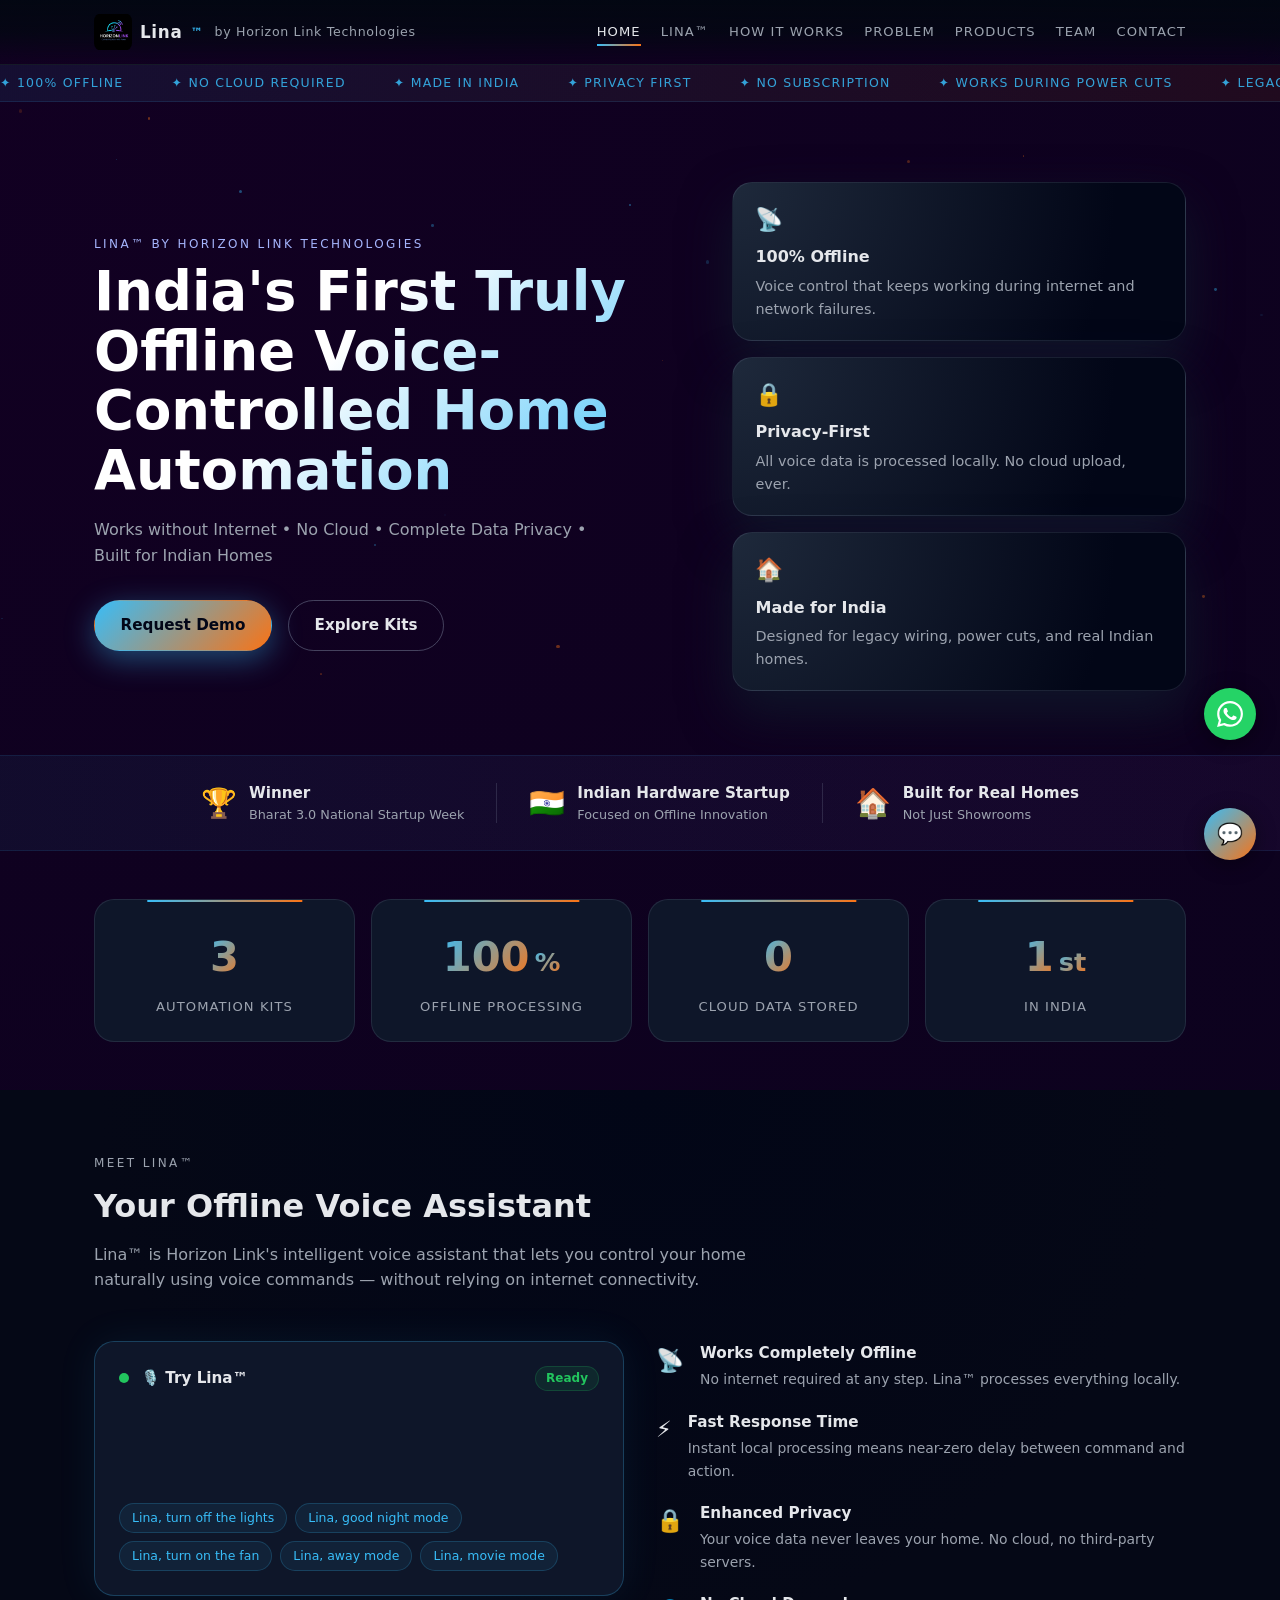
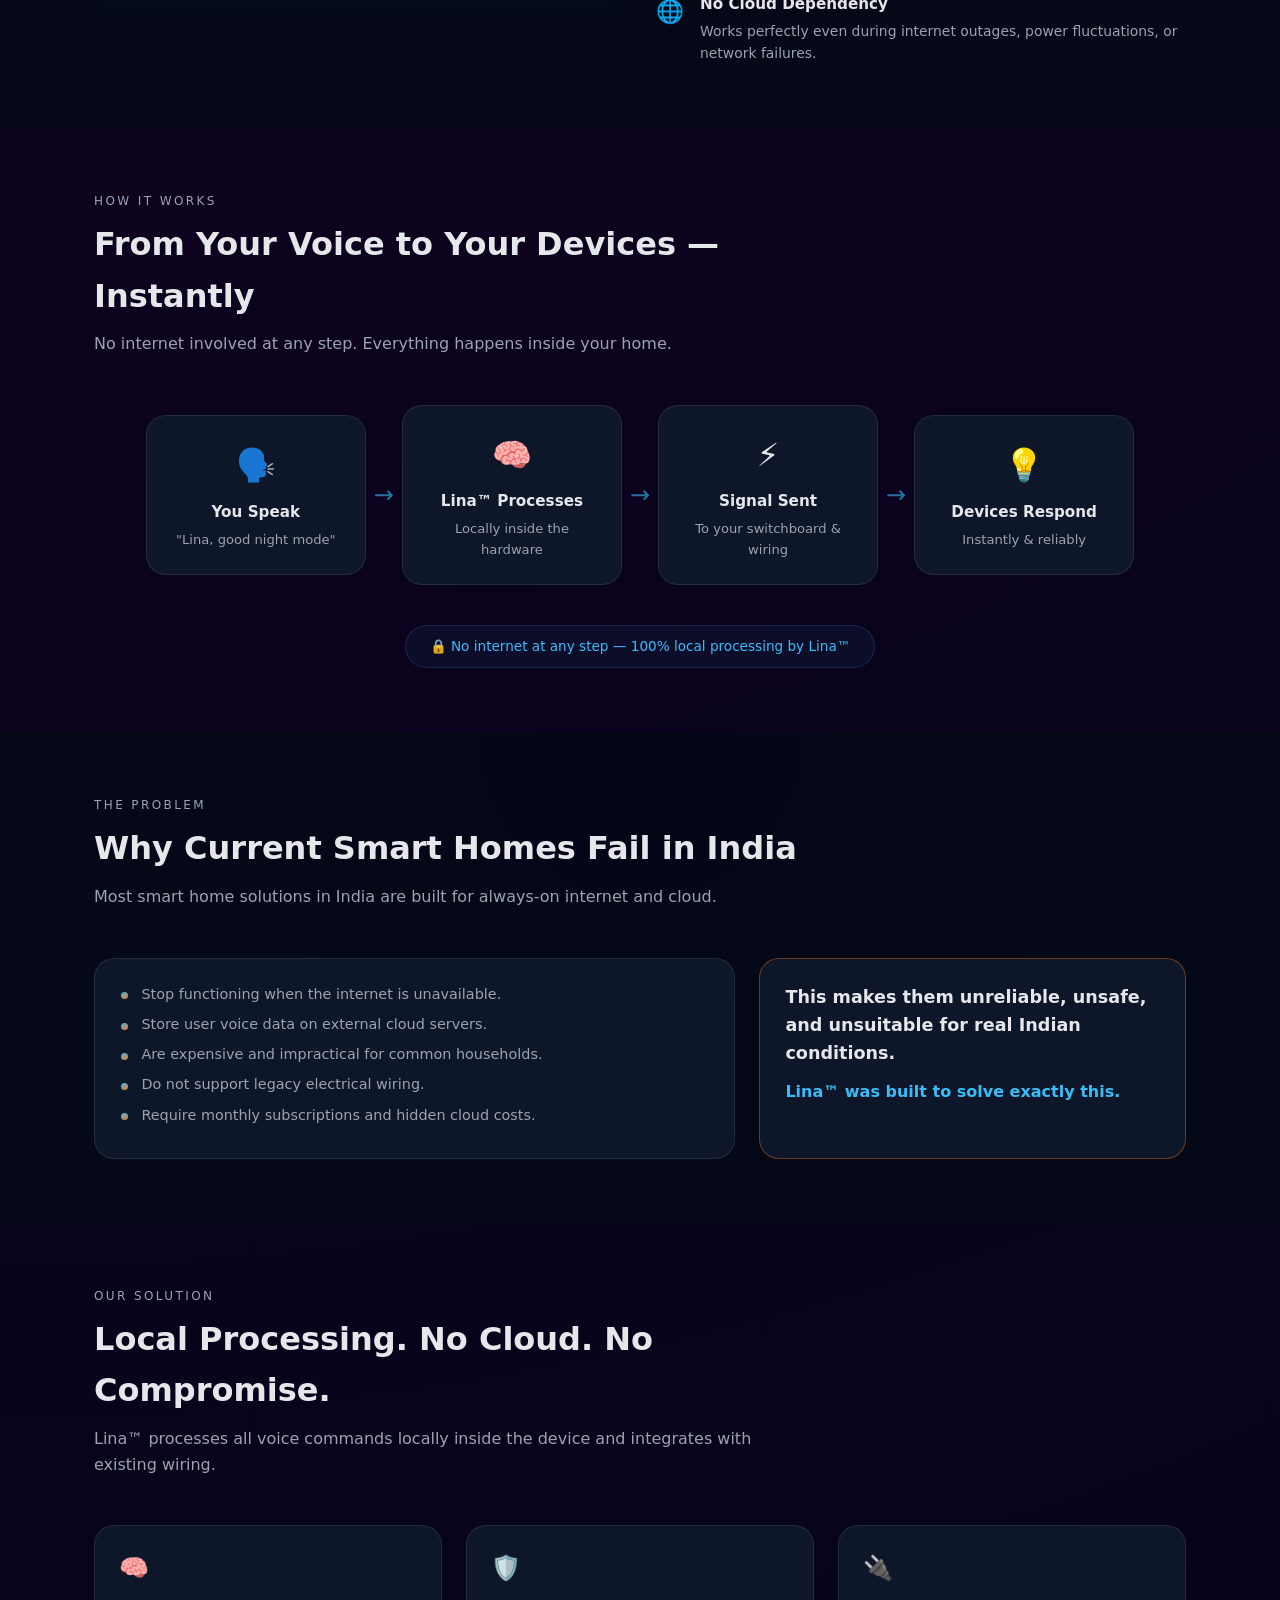
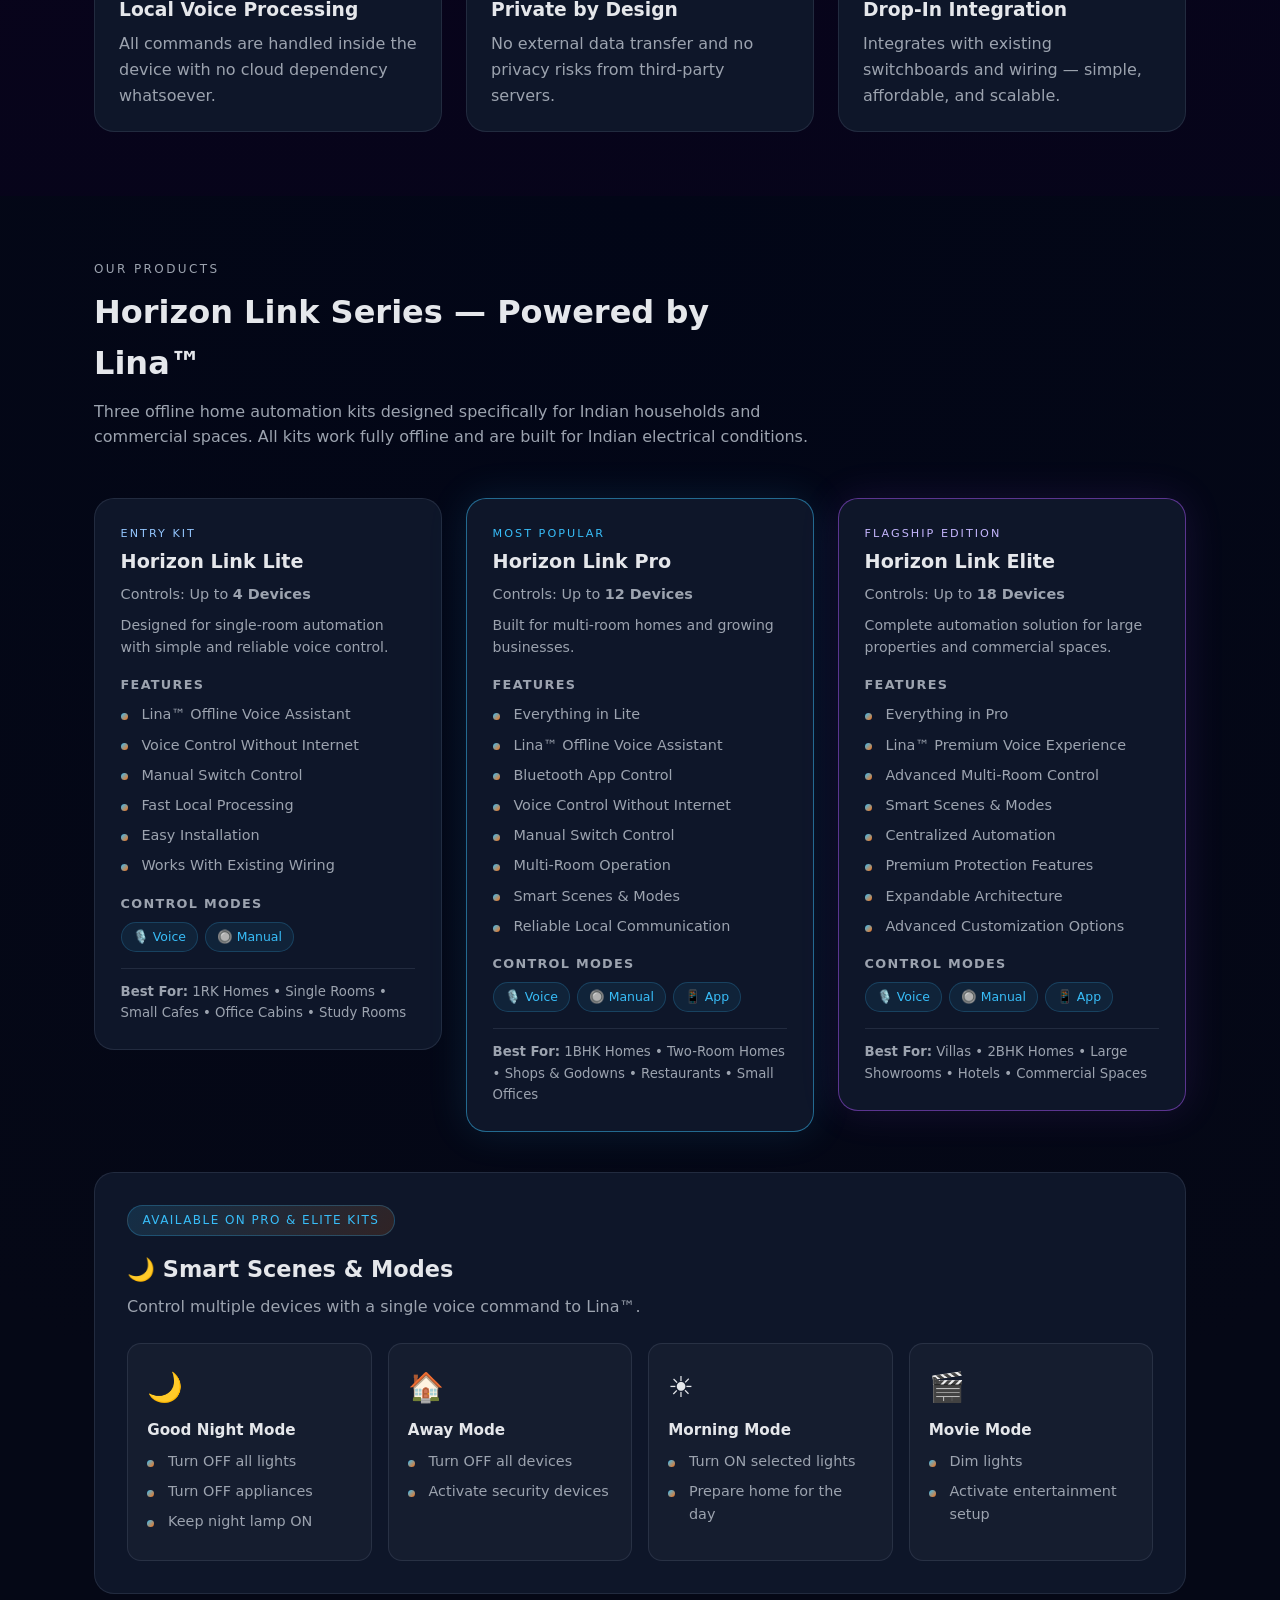
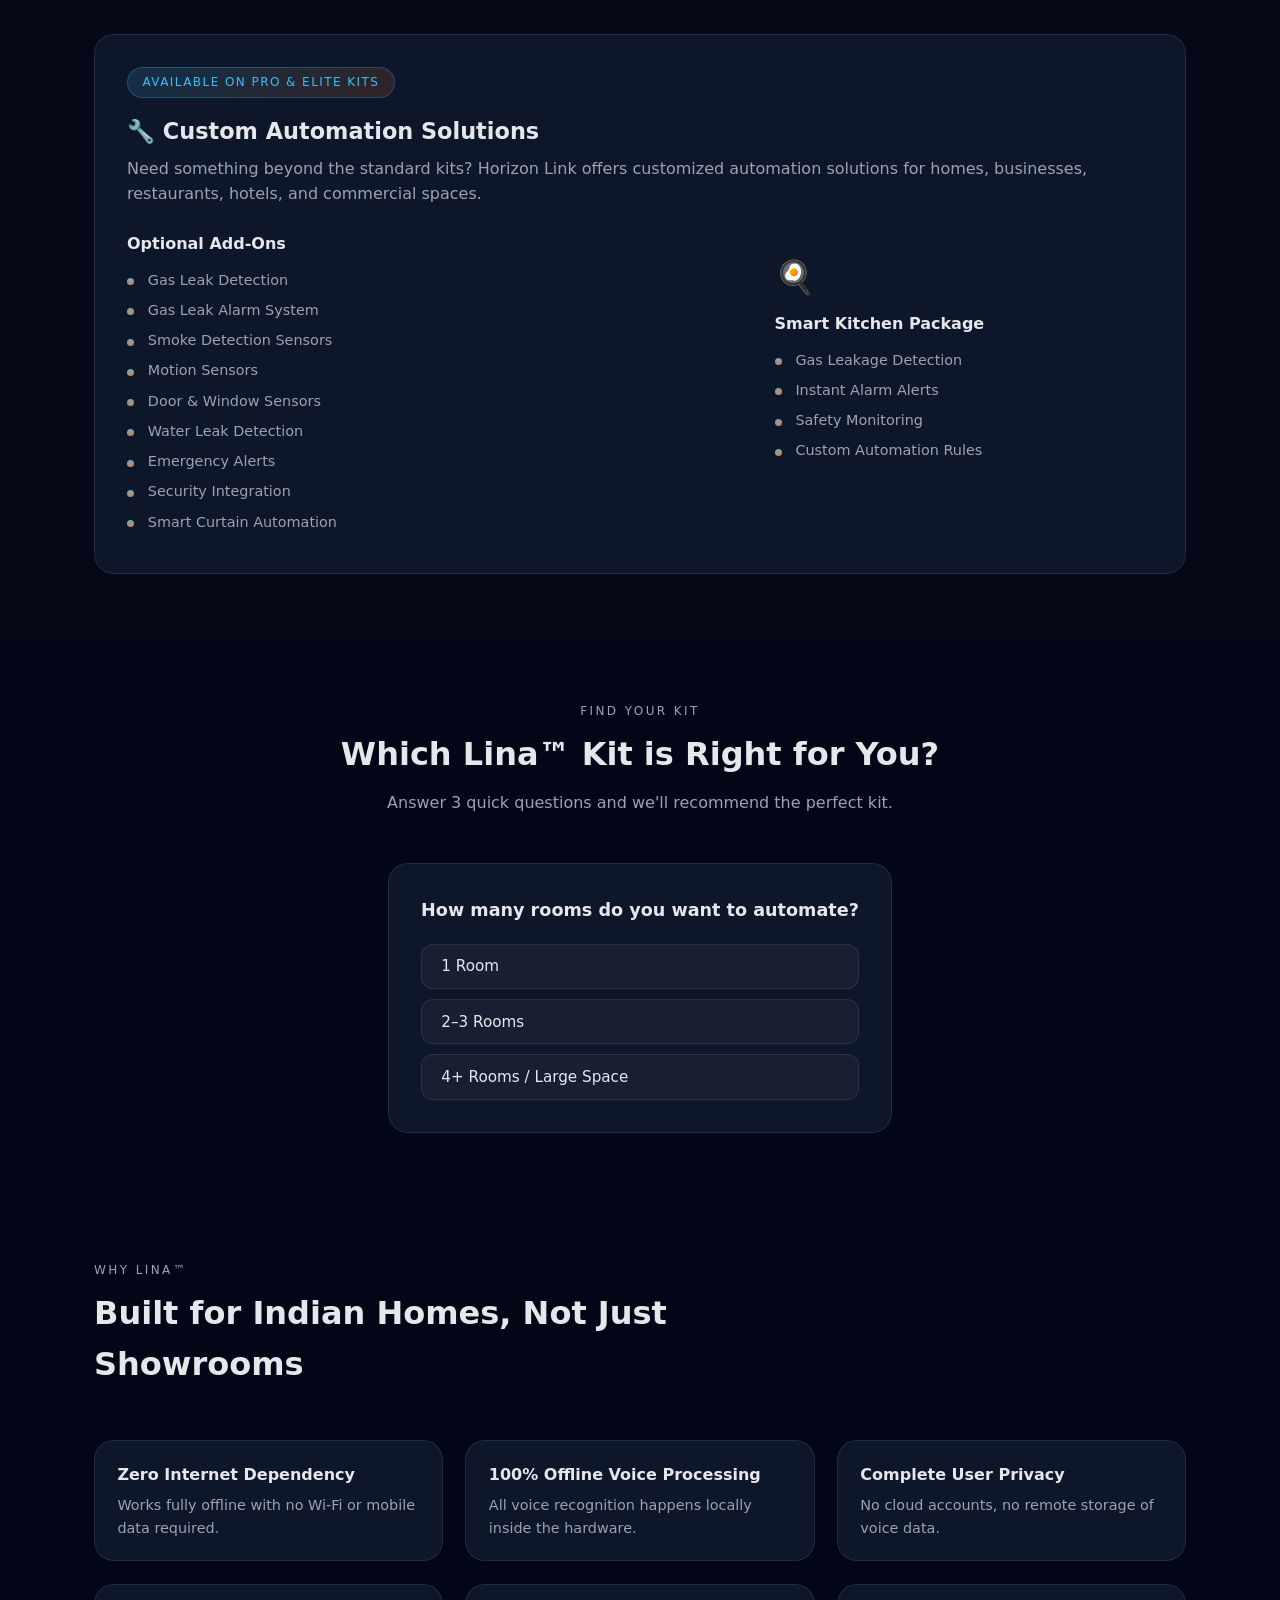
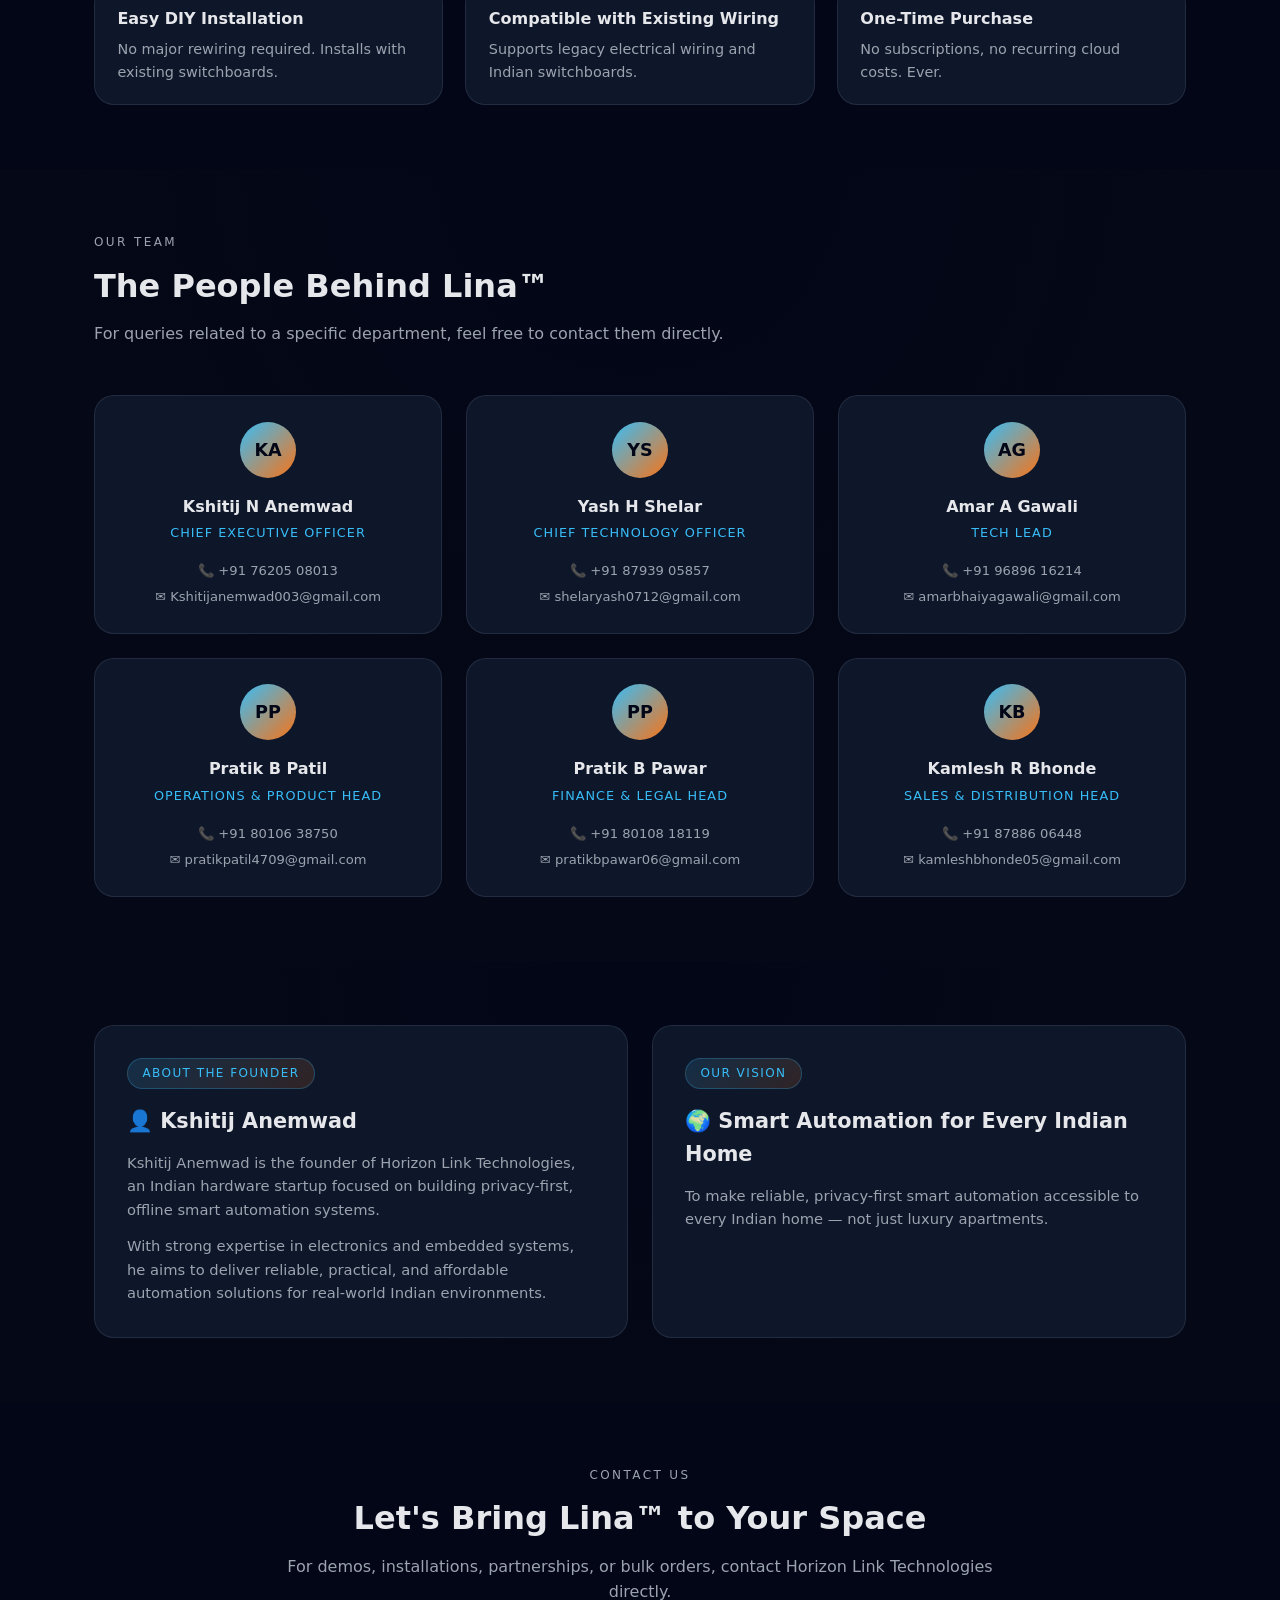
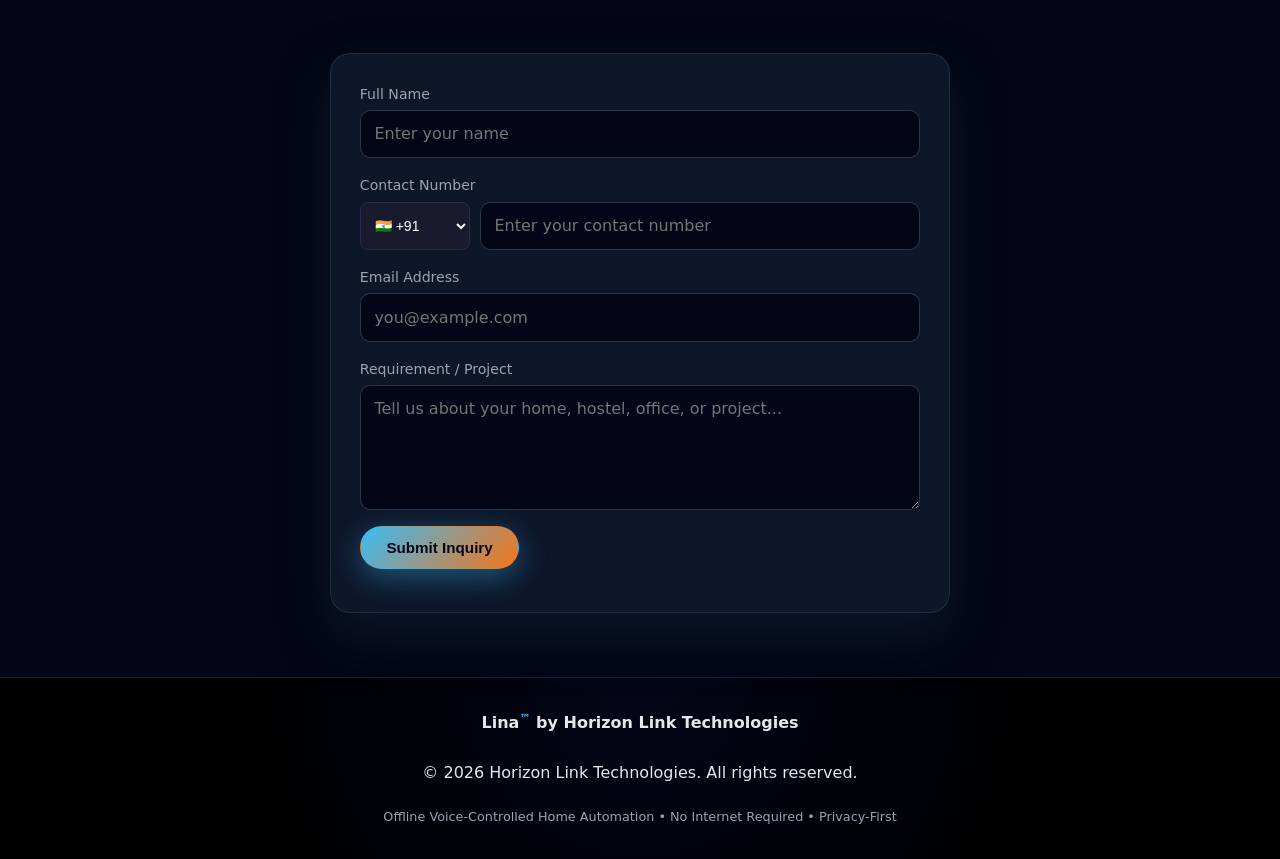
<file: index.html>
<!DOCTYPE html>
<html lang="en">
<head>
  <meta charset="UTF-8" />
  <meta name="viewport" content="width=device-width, initial-scale=1.0" />
  <title>Lina™ by Horizon Link Technologies – Offline Voice-Controlled Home Automation</title>
  <link rel="stylesheet" href="styles.css" />
</head>
<body>

  <!-- HEADER -->
  <header class="header" id="header">
    <div class="container nav-container">
      <div class="logo">
        <img src="main_logo.png" alt="Horizon Link Logo" class="nav-logo-img" />
        Lina<span class="tm">™</span> <span class="logo-by">by Horizon Link Technologies</span>
      </div>
      <nav class="nav" id="navbar">
        <a href="#hero" class="nav-link">Home</a>
        <a href="#lina" class="nav-link">Lina™</a>
        <a href="#how-it-works" class="nav-link">How It Works</a>
        <a href="#problem" class="nav-link">Problem</a>
        <a href="#products" class="nav-link">Products</a>
        <a href="#team" class="nav-link">Team</a>
        <a href="#contact" class="nav-link">Contact</a>
      </nav>
      <button class="nav-toggle" id="navToggle" aria-label="Toggle navigation">
        <span></span><span></span><span></span>
      </button>
    </div>
  </header>

  <!-- TICKER -->
  <div class="ticker-wrap">
    <div class="ticker-track">
      <span>✦ 100% Offline</span>
      <span>✦ No Cloud Required</span>
      <span>✦ Made in India</span>
      <span>✦ Privacy First</span>
      <span>✦ No Subscription</span>
      <span>✦ Works During Power Cuts</span>
      <span>✦ Legacy Wiring Compatible</span>
      <span>✦ One-Time Purchase</span>
      <span>✦ 100% Offline</span>
      <span>✦ No Cloud Required</span>
      <span>✦ Made in India</span>
      <span>✦ Privacy First</span>
      <span>✦ No Subscription</span>
      <span>✦ Works During Power Cuts</span>
      <span>✦ Legacy Wiring Compatible</span>
      <span>✦ One-Time Purchase</span>
    </div>
  </div>

  <!-- HERO -->
  <section id="hero" class="hero">
    <div class="particles" id="particles"></div>
    <div class="container hero-container">
      <div class="hero-text" style="order:1">
        <p class="eyebrow">LINA™ BY HORIZON LINK TECHNOLOGIES</p>
        <h1>India's First Truly Offline Voice-Controlled Home Automation</h1>
        <p class="hero-sub">Works without Internet &bull; No Cloud &bull; Complete Data Privacy &bull; Built for Indian Homes</p>
        <div class="hero-actions">
          <a href="#contact" class="btn primary-btn">Request Demo</a>
          <a href="#products" class="btn ghost-btn">Explore Kits</a>
        </div>
      </div>
      <div class="hero-illustration" style="order:2">
        <div class="card glow-card">
          <div class="card-icon">📡</div>
          <h3>100% Offline</h3>
          <p>Voice control that keeps working during internet and network failures.</p>
        </div>
        <div class="card glow-card">
          <div class="card-icon">🔒</div>
          <h3>Privacy-First</h3>
          <p>All voice data is processed locally. No cloud upload, ever.</p>
        </div>
        <div class="card glow-card">
          <div class="card-icon">🏠</div>
          <h3>Made for India</h3>
          <p>Designed for legacy wiring, power cuts, and real Indian homes.</p>
        </div>
      </div>
    </div>
  </section>

  <!-- RECOGNITION BANNER -->
  <section class="recognition-banner">
    <div class="container recognition-container">
      <div class="recognition-item">
        <span class="rec-icon">🏆</span>
        <div>
          <p class="rec-title">Winner</p>
          <p class="rec-sub">Bharat 3.0 National Startup Week</p>
        </div>
      </div>
      <div class="recognition-divider"></div>
      <div class="recognition-item">
        <span class="rec-icon">🇮🇳</span>
        <div>
          <p class="rec-title">Indian Hardware Startup</p>
          <p class="rec-sub">Focused on Offline Innovation</p>
        </div>
      </div>
      <div class="recognition-divider"></div>
      <div class="recognition-item">
        <span class="rec-icon">🏠</span>
        <div>
          <p class="rec-title">Built for Real Homes</p>
          <p class="rec-sub">Not Just Showrooms</p>
        </div>
      </div>
    </div>
  </section>

  <!-- STATS -->
  <section class="stats-section">
    <div class="container stats-grid">
      <div class="stat-item">
        <span class="stat-number" data-target="3">0</span>
        <span class="stat-suffix"></span>
        <p class="stat-label">Automation Kits</p>
      </div>
      <div class="stat-item">
        <span class="stat-number" data-target="100">0</span>
        <span class="stat-suffix">%</span>
        <p class="stat-label">Offline Processing</p>
      </div>
      <div class="stat-item">
        <span class="stat-number" data-target="0">0</span>
        <span class="stat-suffix"></span>
        <p class="stat-label">Cloud Data Stored</p>
      </div>
      <div class="stat-item">
        <span class="stat-number" data-target="1">0</span>
        <span class="stat-suffix">st</span>
        <p class="stat-label">In India</p>
      </div>
    </div>
  </section>

  <!-- LINA SECTION -->
  <section id="lina" class="section section-alt">
    <div class="container section-container">
      <div class="section-header">
        <p class="section-eyebrow">MEET LINA™</p>
        <h2>Your Offline Voice Assistant</h2>
        <p>Lina™ is Horizon Link's intelligent voice assistant that lets you control your home naturally using voice commands — without relying on internet connectivity.</p>
      </div>
      <div class="lina-grid">
        <div class="lina-demo-box">
          <div class="lina-demo-header">
            <div class="lina-pulse"></div>
            <span>🎙️ Try Lina™</span>
            <span class="lina-status" id="linaStatus">Ready</span>
          </div>
          <div class="lina-chat" id="linaChat">
            <div class="lina-message user-msg" id="demoUserMsg"></div>
            <div class="lina-message lina-msg" id="demoLinaMsg"></div>
          </div>
          <div class="lina-commands">
            <button class="cmd-btn" data-cmd="Lina, turn off the lights" data-res="Lights turned off. ✅">Lina, turn off the lights</button>
            <button class="cmd-btn" data-cmd="Lina, good night mode" data-res="Good Night Mode activated. All lights off, night lamp on. 🌙">Lina, good night mode</button>
            <button class="cmd-btn" data-cmd="Lina, turn on the fan" data-res="Fan turned on at full speed. ✅">Lina, turn on the fan</button>
            <button class="cmd-btn" data-cmd="Lina, away mode" data-res="Away Mode activated. All devices secured. 🔒">Lina, away mode</button>
            <button class="cmd-btn" data-cmd="Lina, movie mode" data-res="Movie Mode on. Lights dimmed, entertainment ready. 🎬">Lina, movie mode</button>
          </div>
        </div>
        <div class="lina-features-list">
          <div class="lina-feature">
            <span class="lf-icon">📡</span>
            <div>
              <h4>Works Completely Offline</h4>
              <p>No internet required at any step. Lina™ processes everything locally.</p>
            </div>
          </div>
          <div class="lina-feature">
            <span class="lf-icon">⚡</span>
            <div>
              <h4>Fast Response Time</h4>
              <p>Instant local processing means near-zero delay between command and action.</p>
            </div>
          </div>
          <div class="lina-feature">
            <span class="lf-icon">🔒</span>
            <div>
              <h4>Enhanced Privacy</h4>
              <p>Your voice data never leaves your home. No cloud, no third-party servers.</p>
            </div>
          </div>
          <div class="lina-feature">
            <span class="lf-icon">🌐</span>
            <div>
              <h4>No Cloud Dependency</h4>
              <p>Works perfectly even during internet outages, power fluctuations, or network failures.</p>
            </div>
          </div>
        </div>
      </div>
    </div>
  </section>

  <!-- HOW IT WORKS -->
  <section id="how-it-works" class="section">
    <div class="container section-container">
      <div class="section-header">
        <p class="section-eyebrow">HOW IT WORKS</p>
        <h2>From Your Voice to Your Devices — Instantly</h2>
        <p>No internet involved at any step. Everything happens inside your home.</p>
      </div>
      <div class="flow-diagram">
        <div class="flow-step">
          <div class="flow-icon">🗣️</div>
          <h4>You Speak</h4>
          <p>"Lina, good night mode"</p>
        </div>
        <div class="flow-arrow">→</div>
        <div class="flow-step">
          <div class="flow-icon">🧠</div>
          <h4>Lina™ Processes</h4>
          <p>Locally inside the hardware</p>
        </div>
        <div class="flow-arrow">→</div>
        <div class="flow-step">
          <div class="flow-icon">⚡</div>
          <h4>Signal Sent</h4>
          <p>To your switchboard & wiring</p>
        </div>
        <div class="flow-arrow">→</div>
        <div class="flow-step">
          <div class="flow-icon">💡</div>
          <h4>Devices Respond</h4>
          <p>Instantly & reliably</p>
        </div>
      </div>
      <div class="flow-note">
        <span>🔒 No internet at any step — 100% local processing by Lina™</span>
      </div>
    </div>
  </section>

  <!-- THE PROBLEM -->
  <section id="problem" class="section section-alt">
    <div class="container section-container">
      <div class="section-header">
        <p class="section-eyebrow">THE PROBLEM</p>
        <h2>Why Current Smart Homes Fail in India</h2>
        <p>Most smart home solutions in India are built for always-on internet and cloud.</p>
      </div>
      <div class="problem-grid">
        <div class="problem-column">
          <ul class="bullet-list">
            <li>Stop functioning when the internet is unavailable.</li>
            <li>Store user voice data on external cloud servers.</li>
            <li>Are expensive and impractical for common households.</li>
            <li>Do not support legacy electrical wiring.</li>
            <li>Require monthly subscriptions and hidden cloud costs.</li>
          </ul>
        </div>
        <div class="problem-column highlight-card">
          <p class="highlight-text">This makes them unreliable, unsafe, and unsuitable for real Indian conditions.</p>
          <p class="highlight-sub">Lina™ was built to solve exactly this.</p>
        </div>
      </div>
    </div>
  </section>

  <!-- WHAT WE DO / SOLUTION -->
  <section id="solution" class="section">
    <div class="container section-container">
      <div class="section-header">
        <p class="section-eyebrow">OUR SOLUTION</p>
        <h2>Local Processing. No Cloud. No Compromise.</h2>
        <p>Lina™ processes all voice commands locally inside the device and integrates with existing wiring.</p>
      </div>
      <div class="about-grid">
        <div class="about-item">
          <div class="ai-icon">🧠</div>
          <h3>Local Voice Processing</h3>
          <p>All commands are handled inside the device with no cloud dependency whatsoever.</p>
        </div>
        <div class="about-item">
          <div class="ai-icon">🛡️</div>
          <h3>Private by Design</h3>
          <p>No external data transfer and no privacy risks from third-party servers.</p>
        </div>
        <div class="about-item">
          <div class="ai-icon">🔌</div>
          <h3>Drop-In Integration</h3>
          <p>Integrates with existing switchboards and wiring — simple, affordable, and scalable.</p>
        </div>
      </div>
    </div>
  </section>

  <!-- PRODUCTS -->
  <section id="products" class="section section-alt">
    <div class="container section-container">
      <div class="section-header">
        <p class="section-eyebrow">OUR PRODUCTS</p>
        <h2>Horizon Link Series — Powered by Lina™</h2>
        <p>Three offline home automation kits designed specifically for Indian households and commercial spaces. All kits work fully offline and are built for Indian electrical conditions.</p>
      </div>

      <div class="products-grid">
        <!-- LITE -->
        <div class="product-card">
          <p class="product-tag">Entry Kit</p>
          <h3>Horizon Link Lite</h3>
          <p class="product-devices">Controls: Up to <strong>4 Devices</strong></p>
          <p class="product-desc">Designed for single-room automation with simple and reliable voice control.</p>
          <h4 class="feat-heading">Features</h4>
          <ul class="bullet-list">
            <li>Lina™ Offline Voice Assistant</li>
            <li>Voice Control Without Internet</li>
            <li>Manual Switch Control</li>
            <li>Fast Local Processing</li>
            <li>Easy Installation</li>
            <li>Works With Existing Wiring</li>
          </ul>
          <h4 class="feat-heading">Control Modes</h4>
          <div class="control-modes">
            <span class="mode-badge">🎙️ Voice</span>
            <span class="mode-badge">🔘 Manual</span>
          </div>
          <div class="product-bestfor">
            <strong>Best For:</strong> 1RK Homes • Single Rooms • Small Cafes • Office Cabins • Study Rooms
          </div>
        </div>

        <!-- PRO -->
        <div class="product-card product-featured">
          <p class="product-tag">Most Popular</p>
          <h3>Horizon Link Pro</h3>
          <p class="product-devices">Controls: Up to <strong>12 Devices</strong></p>
          <p class="product-desc">Built for multi-room homes and growing businesses.</p>
          <h4 class="feat-heading">Features</h4>
          <ul class="bullet-list">
            <li>Everything in Lite</li>
            <li>Lina™ Offline Voice Assistant</li>
            <li>Bluetooth App Control</li>
            <li>Voice Control Without Internet</li>
            <li>Manual Switch Control</li>
            <li>Multi-Room Operation</li>
            <li>Smart Scenes &amp; Modes</li>
            <li>Reliable Local Communication</li>
          </ul>
          <h4 class="feat-heading">Control Modes</h4>
          <div class="control-modes">
            <span class="mode-badge">🎙️ Voice</span>
            <span class="mode-badge">🔘 Manual</span>
            <span class="mode-badge">📱 App</span>
          </div>
          <div class="product-bestfor">
            <strong>Best For:</strong> 1BHK Homes • Two-Room Homes • Shops &amp; Godowns • Restaurants • Small Offices
          </div>
        </div>

        <!-- ELITE -->
        <div class="product-card product-elite">
          <p class="product-tag">Flagship Edition</p>
          <h3>Horizon Link Elite</h3>
          <p class="product-devices">Controls: Up to <strong>18 Devices</strong></p>
          <p class="product-desc">Complete automation solution for large properties and commercial spaces.</p>
          <h4 class="feat-heading">Features</h4>
          <ul class="bullet-list">
            <li>Everything in Pro</li>
            <li>Lina™ Premium Voice Experience</li>
            <li>Advanced Multi-Room Control</li>
            <li>Smart Scenes &amp; Modes</li>
            <li>Centralized Automation</li>
            <li>Premium Protection Features</li>
            <li>Expandable Architecture</li>
            <li>Advanced Customization Options</li>
          </ul>
          <h4 class="feat-heading">Control Modes</h4>
          <div class="control-modes">
            <span class="mode-badge">🎙️ Voice</span>
            <span class="mode-badge">🔘 Manual</span>
            <span class="mode-badge">📱 App</span>
          </div>
          <div class="product-bestfor">
            <strong>Best For:</strong> Villas • 2BHK Homes • Large Showrooms • Hotels • Commercial Spaces
          </div>
        </div>
      </div>

      <!-- SMART SCENES -->
      <div class="addon-section">
        <div class="addon-badge">Available on Pro &amp; Elite Kits</div>
        <h3 class="addon-title">🌙 Smart Scenes &amp; Modes</h3>
        <p class="addon-sub">Control multiple devices with a single voice command to Lina™.</p>
        <div class="scenes-grid">
          <div class="scene-card">
            <div class="scene-icon">🌙</div>
            <h4>Good Night Mode</h4>
            <ul class="bullet-list">
              <li>Turn OFF all lights</li>
              <li>Turn OFF appliances</li>
              <li>Keep night lamp ON</li>
            </ul>
          </div>
          <div class="scene-card">
            <div class="scene-icon">🏠</div>
            <h4>Away Mode</h4>
            <ul class="bullet-list">
              <li>Turn OFF all devices</li>
              <li>Activate security devices</li>
            </ul>
          </div>
          <div class="scene-card">
            <div class="scene-icon">☀️</div>
            <h4>Morning Mode</h4>
            <ul class="bullet-list">
              <li>Turn ON selected lights</li>
              <li>Prepare home for the day</li>
            </ul>
          </div>
          <div class="scene-card">
            <div class="scene-icon">🎬</div>
            <h4>Movie Mode</h4>
            <ul class="bullet-list">
              <li>Dim lights</li>
              <li>Activate entertainment setup</li>
            </ul>
          </div>
        </div>
      </div>

      <!-- CUSTOM AUTOMATION -->
      <div class="addon-section">
        <div class="addon-badge">Available on Pro &amp; Elite Kits</div>
        <h3 class="addon-title">🔧 Custom Automation Solutions</h3>
        <p class="addon-sub">Need something beyond the standard kits? Horizon Link offers customized automation solutions for homes, businesses, restaurants, hotels, and commercial spaces.</p>
        <div class="custom-grid">
          <div class="custom-col">
            <h4>Optional Add-Ons</h4>
            <ul class="bullet-list">
              <li>Gas Leak Detection</li>
              <li>Gas Leak Alarm System</li>
              <li>Smoke Detection Sensors</li>
              <li>Motion Sensors</li>
              <li>Door &amp; Window Sensors</li>
              <li>Water Leak Detection</li>
              <li>Emergency Alerts</li>
              <li>Security Integration</li>
              <li>Smart Curtain Automation</li>
            </ul>
          </div>
          <div class="custom-col highlight-card">
            <div class="kitchen-icon">🍳</div>
            <h4>Smart Kitchen Package</h4>
            <ul class="bullet-list">
              <li>Gas Leakage Detection</li>
              <li>Instant Alarm Alerts</li>
              <li>Safety Monitoring</li>
              <li>Custom Automation Rules</li>
            </ul>
          </div>
        </div>
      </div>
    </div>
  </section>

  <!-- KIT SELECTOR QUIZ -->
  <section id="quiz" class="section">
    <div class="container section-container">
      <div class="section-header center">
        <p class="section-eyebrow">FIND YOUR KIT</p>
        <h2>Which Lina™ Kit is Right for You?</h2>
        <p>Answer 3 quick questions and we'll recommend the perfect kit.</p>
      </div>
      <div class="quiz-box">
        <div class="quiz-step active" id="qStep1">
          <p class="quiz-q">How many rooms do you want to automate?</p>
          <div class="quiz-options">
            <button class="quiz-btn" data-step="1" data-val="1">1 Room</button>
            <button class="quiz-btn" data-step="1" data-val="2">2–3 Rooms</button>
            <button class="quiz-btn" data-step="1" data-val="3">4+ Rooms / Large Space</button>
          </div>
        </div>
        <div class="quiz-step" id="qStep2">
          <p class="quiz-q">Where will you use it?</p>
          <div class="quiz-options">
            <button class="quiz-btn" data-step="2" data-val="home">Home</button>
            <button class="quiz-btn" data-step="2" data-val="business">Shop / Office / Business</button>
            <button class="quiz-btn" data-step="2" data-val="commercial">Hotel / Villa / Large Commercial</button>
          </div>
        </div>
        <div class="quiz-step" id="qStep3">
          <p class="quiz-q">What level of control do you want?</p>
          <div class="quiz-options">
            <button class="quiz-btn" data-step="3" data-val="basic">Basic Voice + Manual</button>
            <button class="quiz-btn" data-step="3" data-val="mid">Voice + App + Smart Scenes</button>
            <button class="quiz-btn" data-step="3" data-val="advanced">Full Advanced Automation</button>
          </div>
        </div>
        <div class="quiz-result" id="quizResult">
          <div class="result-glow"></div>
          <p class="result-label">Lina™ Recommends</p>
          <h3 id="resultKit">Horizon Link Elite</h3>
          <p id="resultDesc">The Flagship Edition — complete automation for large spaces with advanced control.</p>
          <a href="#contact" class="btn primary-btn">Get a Quote</a>
          <button class="quiz-restart" id="quizRestart">Start Over</button>
        </div>
      </div>
    </div>
  </section>

  <!-- WHY HORIZON LINK -->
  <section id="why" class="section">
    <div class="container section-container">
      <div class="section-header">
        <p class="section-eyebrow">WHY LINA™</p>
        <h2>Built for Indian Homes, Not Just Showrooms</h2>
      </div>
      <div class="benefits-grid">
        <div class="benefit-card"><h3>Zero Internet Dependency</h3><p>Works fully offline with no Wi‑Fi or mobile data required.</p></div>
        <div class="benefit-card"><h3>100% Offline Voice Processing</h3><p>All voice recognition happens locally inside the hardware.</p></div>
        <div class="benefit-card"><h3>Complete User Privacy</h3><p>No cloud accounts, no remote storage of voice data.</p></div>
        <div class="benefit-card"><h3>Easy DIY Installation</h3><p>No major rewiring required. Installs with existing switchboards.</p></div>
        <div class="benefit-card"><h3>Compatible with Existing Wiring</h3><p>Supports legacy electrical wiring and Indian switchboards.</p></div>
        <div class="benefit-card"><h3>One-Time Purchase</h3><p>No subscriptions, no recurring cloud costs. Ever.</p></div>
      </div>
    </div>
  </section>

  <!-- TEAM -->
  <section id="team" class="section section-alt">
    <div class="container section-container">
      <div class="section-header">
        <p class="section-eyebrow">OUR TEAM</p>
        <h2>The People Behind Lina™</h2>
        <p>For queries related to a specific department, feel free to contact them directly.</p>
      </div>
      <div class="team-grid">
        <div class="team-card">
          <div class="team-avatar">KA</div>
          <h3>Kshitij N Anemwad</h3>
          <p class="team-role">Chief Executive Officer</p>
          <div class="team-contact">
            <a href="tel:+917620508013">📞 +91 76205 08013</a>
            <a href="mailto:Kshitijanemwad003@gmail.com">✉️ Kshitijanemwad003@gmail.com</a>
          </div>
        </div>
        <div class="team-card">
          <div class="team-avatar">YS</div>
          <h3>Yash H Shelar</h3>
          <p class="team-role">Chief Technology Officer</p>
          <div class="team-contact">
            <a href="tel:+918793905857">📞 +91 87939 05857</a>
            <a href="mailto:shelaryash0712@gmail.com">✉️ shelaryash0712@gmail.com</a>
          </div>
        </div>
        <div class="team-card">
          <div class="team-avatar">AG</div>
          <h3>Amar A Gawali</h3>
          <p class="team-role">Tech Lead</p>
          <div class="team-contact">
            <a href="tel:+919689616214">📞 +91 96896 16214</a>
            <a href="mailto:amarbhaiyagawali@gmail.com">✉️ amarbhaiyagawali@gmail.com</a>
          </div>
        </div>
        <div class="team-card">
          <div class="team-avatar">PP</div>
          <h3>Pratik B Patil</h3>
          <p class="team-role">Operations &amp; Product Head</p>
          <div class="team-contact">
            <a href="tel:+918010638750">📞 +91 80106 38750</a>
            <a href="mailto:pratikpatil4709@gmail.com">✉️ pratikpatil4709@gmail.com</a>
          </div>
        </div>
        <div class="team-card">
          <div class="team-avatar">PP</div>
          <h3>Pratik B Pawar</h3>
          <p class="team-role">Finance &amp; Legal Head</p>
          <div class="team-contact">
            <a href="tel:+918010818119">📞 +91 80108 18119</a>
            <a href="mailto:pratikbpawar06@gmail.com">✉️ pratikbpawar06@gmail.com</a>
          </div>
        </div>
        <div class="team-card">
          <div class="team-avatar">KB</div>
          <h3>Kamlesh R Bhonde</h3>
          <p class="team-role">Sales &amp; Distribution Head</p>
          <div class="team-contact">
            <a href="tel:+918788606448">📞 +91 87886 06448</a>
            <a href="mailto:kamleshbhonde05@gmail.com">✉️ kamleshbhonde05@gmail.com</a>
          </div>
        </div>
      </div>
    </div>
  </section>

<!-- FOUNDER + VISION -->
  <section id="founder-vision" class="section section-alt">
    <div class="container">
      <div class="fv-grid">
        <div class="fv-box" id="founder">
          <div class="fv-badge">About The Founder</div>
          <h3 class="fv-title">👤 Kshitij Anemwad</h3>
          <p class="fv-sub">Kshitij Anemwad is the founder of Horizon Link Technologies, an Indian hardware startup focused on building privacy-first, offline smart automation systems.</p>
          <p class="fv-sub">With strong expertise in electronics and embedded systems, he aims to deliver reliable, practical, and affordable automation solutions for real-world Indian environments.</p>
        </div>
        <div class="fv-box" id="vision">
          <div class="fv-badge">Our Vision</div>
          <h3 class="fv-title">🌍 Smart Automation for Every Indian Home</h3>
          <p class="fv-sub">To make reliable, privacy-first smart automation accessible to every Indian home — not just luxury apartments.</p>
        </div>
      </div>
    </div>
  </section>

  <!-- CONTACT -->
  <section id="contact" class="section">
    <div class="container section-container">
      <div class="section-header center">
        <p class="section-eyebrow">CONTACT US</p>
        <h2>Let's Bring Lina™ to Your Space</h2>
        <p>For demos, installations, partnerships, or bulk orders, contact Horizon Link Technologies directly.</p>
      </div>
      <div class="contact-form-wrap" style="margin: 0 auto;">
        <form class="contact-form" id="contactForm">
          <div class="form-group">
            <label for="name">Full Name</label>
            <input id="name" name="name" type="text" placeholder="Enter your name" required />
          </div>
          <div class="form-group">
            <label for="phone">Contact Number</label>
            <div class="phone-row">
              <select id="country_code" name="country_code">
                <option value="+91">🇮🇳 +91</option>
                <option value="+1">🇺🇸 +1</option>
                <option value="+44">🇬🇧 +44</option>
                <option value="+61">🇦🇺 +61</option>
                <option value="+971">🇦🇪 +971</option>
                <option value="+65">🇸🇬 +65</option>
                <option value="+60">🇲🇾 +60</option>
                <option value="+966">🇸🇦 +966</option>
                <option value="+49">🇩🇪 +49</option>
                <option value="+33">🇫🇷 +33</option>
                <option value="+81">🇯🇵 +81</option>
                <option value="+86">🇨🇳 +86</option>
                <option value="+55">🇧🇷 +55</option>
                <option value="+27">🇿🇦 +27</option>
                <option value="+234">🇳🇬 +234</option>
              </select>
              <input id="phone" name="phone" type="tel" placeholder="Enter your contact number" required />
            </div>
          </div>
          <div class="form-group">
            <label for="email">Email Address</label>
            <input id="email" name="email" type="email" placeholder="you@example.com" required />
          </div>
          <div class="form-group">
            <label for="message">Requirement / Project</label>
            <textarea id="message" name="message" rows="4" placeholder="Tell us about your home, hostel, office, or project..." required></textarea>
          </div>
          <button type="submit" class="btn primary-btn" id="submitBtn">Submit Inquiry</button>
          <p class="form-status" id="formStatus"></p>
        </form>
      </div>
    </div>
  </section>

  <!-- FOOTER -->
  <footer class="footer">
    <div class="container footer-container">
      <p class="footer-logo">Lina<span class="tm">™</span> by Horizon Link Technologies</p>
      <p>© 2026 Horizon Link Technologies. All rights reserved.</p>
      <p class="footer-small">Offline Voice-Controlled Home Automation • No Internet Required • Privacy-First</p>
    </div>
  </footer>

  <!-- FLOATING BUTTONS -->
  <a href="https://wa.me/917620508013?text=Hi%2C%20I%27m%20interested%20in%20Lina%E2%84%A2%20Home%20Automation" 
     class="fab whatsapp-fab" target="_blank" title="Chat on WhatsApp">
    <svg viewBox="0 0 24 24" fill="currentColor" width="26" height="26">
      <path d="M17.472 14.382c-.297-.149-1.758-.867-2.03-.967-.273-.099-.471-.148-.67.15-.197.297-.767.966-.94 1.164-.173.199-.347.223-.644.075-.297-.15-1.255-.463-2.39-1.475-.883-.788-1.48-1.761-1.653-2.059-.173-.297-.018-.458.13-.606.134-.133.298-.347.446-.52.149-.174.198-.298.298-.497.099-.198.05-.371-.025-.52-.075-.149-.669-1.612-.916-2.207-.242-.579-.487-.5-.669-.51-.173-.008-.371-.01-.57-.01-.198 0-.52.074-.792.372-.272.297-1.04 1.016-1.04 2.479 0 1.462 1.065 2.875 1.213 3.074.149.198 2.096 3.2 5.077 4.487.709.306 1.262.489 1.694.625.712.227 1.36.195 1.871.118.571-.085 1.758-.719 2.006-1.413.248-.694.248-1.289.173-1.413-.074-.124-.272-.198-.57-.347m-5.421 7.403h-.004a9.87 9.87 0 01-5.031-1.378l-.361-.214-3.741.982.998-3.648-.235-.374a9.86 9.86 0 01-1.51-5.26c.001-5.45 4.436-9.884 9.888-9.884 2.64 0 5.122 1.03 6.988 2.898a9.825 9.825 0 012.893 6.994c-.003 5.45-4.437 9.884-9.885 9.884m8.413-18.297A11.815 11.815 0 0012.05 0C5.495 0 .16 5.335.157 11.892c0 2.096.547 4.142 1.588 5.945L.057 24l6.305-1.654a11.882 11.882 0 005.683 1.448h.005c6.554 0 11.89-5.335 11.893-11.893a11.821 11.821 0 00-3.48-8.413z"/>
    </svg>
  </a>

  <button class="fab back-top-fab" id="backToTop" title="Back to top">↑</button>

  <button class="fab chatbot-fab" id="chatbotBtn" title="Chat with us">💬</button>

  <div class="floating-demo-btn" id="floatingDemo">
    <a href="#contact" class="btn primary-btn">Request Demo</a>
  </div>

  <!-- COMING SOON POPUP -->
  <div class="popup-overlay" id="popupOverlay">
    <div class="popup-box">
      <button class="popup-close" id="popupClose">✕</button>
      <div class="popup-icon">🤖</div>
      <h3>Lina™ Chat Assistant</h3>
      <p>Our AI-powered chat assistant is coming soon!</p>
      <p class="popup-sub">For now, reach us directly on WhatsApp or fill the contact form.</p>
      <a href="https://wa.me/917620508013" class="btn primary-btn" target="_blank">Chat on WhatsApp</a>
    </div>
  </div>

  <script src="script.js"></script>
</body>
</html>
</file>
<file: styles.css>
:root {
  --bg-main: radial-gradient(circle at top left, #120022, #020617 55%);
  --bg-alt: radial-gradient(circle at top, #020617, #050816 60%);
  --accent: #38bdf8;
  --accent-strong: #f97316;
  --accent-elite: #a855f7;
  --card-bg: rgba(15, 23, 42, 0.98);
  --card-border: rgba(148, 163, 184, 0.15);
  --text-main: #e5e7eb;
  --text-muted: #9ca3af;
  --radius-lg: 20px;
  --shadow-soft: 0 22px 50px rgba(15, 23, 42, 0.9);
  --transition-fast: 0.2s ease-out;
}

*, *::before, *::after { box-sizing: border-box; }

body {
  margin: 0;
  font-family: system-ui, -apple-system, BlinkMacSystemFont, "Segoe UI", sans-serif;
  background: var(--bg-main);
  color: var(--text-main);
  line-height: 1.6;
  overflow-x: hidden;
}

.container {
  width: 100%;
  max-width: 1140px;
  margin: 0 auto;
  padding: 0 1.5rem;
}

/* ── HEADER ── */
.header {
  position: sticky;
  top: 0;
  z-index: 100;
  backdrop-filter: blur(18px);
  background: linear-gradient(to bottom, rgba(3,7,18,0.97), rgba(3,7,18,0.8), transparent);
  border-bottom: 1px solid rgba(148,163,184,0.12);
  transition: box-shadow 0.3s;
}
.header.scrolled { box-shadow: 0 4px 30px rgba(0,0,0,0.5); }

.nav-container {
  display: flex;
  align-items: center;
  justify-content: space-between;
  height: 64px;
}

.logo {
  font-weight: 800;
  letter-spacing: 0.04em;
  font-size: 1.05rem;
  white-space: nowrap;
  color: var(--text-main);
  display: flex;
  align-items: center;
  gap: 0.5rem;
}
.nav-logo-img {
  height: 38px;
  width: 38px;
  object-fit: contain;
  border-radius: 8px;
  flex-shrink: 0;
}
.logo .tm { color: var(--accent); font-size: 0.7em; vertical-align: super; }
.logo-by { font-weight: 400; font-size: 0.75em; color: var(--text-muted); margin-left: 0.3em; }

.nav { display: flex; gap: 1.25rem; align-items: center; }

.nav-link {
  color: var(--text-muted);
  text-decoration: none;
  font-size: 0.82rem;
  text-transform: uppercase;
  letter-spacing: 0.08em;
  position: relative;
  padding-bottom: 2px;
  transition: color var(--transition-fast);
}
.nav-link::after {
  content: "";
  position: absolute;
  left: 0; bottom: -2px;
  width: 0; height: 2px;
  background: linear-gradient(90deg, var(--accent), var(--accent-strong));
  transition: width var(--transition-fast);
}
.nav-link:hover, .nav-link.active { color: var(--text-main); }
.nav-link:hover::after, .nav-link.active::after { width: 100%; }

.nav-toggle { display: none; background: none; border: none; cursor: pointer; padding: 4px; }
.nav-toggle span { display: block; width: 22px; height: 2px; background: var(--text-main); margin: 5px 0; transition: all 0.3s; }

/* ── TICKER ── */
.ticker-wrap {
  background: linear-gradient(90deg, rgba(56,189,248,0.08), rgba(249,115,22,0.08));
  border-bottom: 1px solid rgba(56,189,248,0.12);
  overflow: hidden;
  padding: 8px 0;
}
.ticker-track {
  display: flex;
  gap: 3rem;
  animation: ticker 30s linear infinite;
  white-space: nowrap;
}
.ticker-track span {
  font-size: 0.78rem;
  letter-spacing: 0.1em;
  text-transform: uppercase;
  color: var(--accent);
  opacity: 0.85;
  flex-shrink: 0;
}
@keyframes ticker { from { transform: translateX(0); } to { transform: translateX(-50%); } }

/* ── HERO ── */
.hero {
  padding: 5rem 0 4rem;
  position: relative;
  overflow: hidden;
}
.particles {
  position: absolute;
  inset: 0;
  pointer-events: none;
  z-index: 0;
}
.hero-container {
  display: grid;
  grid-template-columns: minmax(0,1.3fr) minmax(0,1fr);
  gap: 3rem;
  align-items: center;
  position: relative;
  z-index: 1;
}

.eyebrow {
  font-size: 0.75rem;
  letter-spacing: 0.2em;
  text-transform: uppercase;
  color: #a5b4fc;
  margin-bottom: 0.5rem;
}
.hero-text h1 {
  font-size: clamp(2.2rem, 3vw + 1rem, 3.4rem);
  line-height: 1.1;
  margin: 0 0 0.75rem;
  background: linear-gradient(135deg, #fff 40%, var(--accent) 100%);
  -webkit-background-clip: text;
  -webkit-text-fill-color: transparent;
  background-clip: text;
}
.hero-sub { color: var(--text-muted); max-width: 520px; margin-bottom: 0; }

.hero-actions { display: flex; flex-wrap: wrap; gap: 1rem; margin-top: 2rem; }

.btn {
  display: inline-flex;
  align-items: center;
  justify-content: center;
  padding: 0.75rem 1.6rem;
  border-radius: 999px;
  border: 1px solid transparent;
  font-size: 0.95rem;
  font-weight: 600;
  cursor: pointer;
  text-decoration: none;
  transition: all var(--transition-fast);
}
.primary-btn {
  background: linear-gradient(135deg, var(--accent), var(--accent-strong));
  color: #020617;
  box-shadow: 0 8px 30px rgba(56,189,248,0.4);
}
.primary-btn:hover { transform: translateY(-2px); box-shadow: 0 14px 40px rgba(56,189,248,0.6); }
.ghost-btn {
  background: transparent;
  color: var(--text-main);
  border-color: rgba(148,163,184,0.4);
}
.ghost-btn:hover { border-color: var(--accent); background: rgba(56,189,248,0.05); }

.hero-illustration { display: grid; gap: 1rem; }
.glow-card {
  background: radial-gradient(circle at top left, #1e293b, #020617 80%);
  border-radius: var(--radius-lg);
  padding: 1.2rem 1.4rem;
  border: 1px solid var(--card-border);
  box-shadow: var(--shadow-soft);
  position: relative;
  overflow: hidden;
  transition: border-color 0.3s, transform 0.3s;
}
.glow-card:hover { border-color: rgba(56,189,248,0.4); transform: translateY(-2px); }
.card-icon { font-size: 1.4rem; margin-bottom: 0.4rem; }
.glow-card h3 { margin: 0 0 0.3rem; font-size: 1rem; }
.glow-card p { margin: 0; color: var(--text-muted); font-size: 0.9rem; }

/* ── RECOGNITION ── */
.recognition-banner {
  background: linear-gradient(90deg, rgba(56,189,248,0.06), rgba(168,85,247,0.06));
  border-top: 1px solid rgba(56,189,248,0.1);
  border-bottom: 1px solid rgba(56,189,248,0.1);
  padding: 1.5rem 0;
}
.recognition-container {
  display: flex;
  align-items: center;
  justify-content: center;
  gap: 2rem;
  flex-wrap: wrap;
}
.recognition-item { display: flex; align-items: center; gap: 0.75rem; }
.rec-icon { font-size: 1.8rem; }
.rec-title { font-weight: 700; font-size: 0.95rem; margin: 0; }
.rec-sub { font-size: 0.8rem; color: var(--text-muted); margin: 0; }
.recognition-divider { width: 1px; height: 40px; background: rgba(148,163,184,0.2); }

/* ── STATS ── */
.stats-section { padding: 3rem 0; }
.stats-grid {
  display: grid;
  grid-template-columns: repeat(4, minmax(0,1fr));
  gap: 1rem;
}
.stat-item {
  text-align: center;
  background: var(--card-bg);
  border: 1px solid var(--card-border);
  border-radius: var(--radius-lg);
  padding: 1.5rem 1rem;
  position: relative;
  overflow: hidden;
}
.stat-item::before {
  content: "";
  position: absolute;
  top: 0; left: 50%;
  transform: translateX(-50%);
  width: 60%;
  height: 2px;
  background: linear-gradient(90deg, var(--accent), var(--accent-strong));
}
.stat-number {
  font-size: 2.6rem;
  font-weight: 800;
  background: linear-gradient(135deg, var(--accent), var(--accent-strong));
  -webkit-background-clip: text;
  -webkit-text-fill-color: transparent;
  background-clip: text;
}
.stat-suffix {
  font-size: 1.6rem;
  font-weight: 800;
  background: linear-gradient(135deg, var(--accent), var(--accent-strong));
  -webkit-background-clip: text;
  -webkit-text-fill-color: transparent;
  background-clip: text;
}
.stat-label { font-size: 0.82rem; color: var(--text-muted); margin: 0.3rem 0 0; text-transform: uppercase; letter-spacing: 0.08em; }

/* ── SECTIONS ── */
.section { padding: 4rem 0; }
.section-alt { background: var(--bg-alt); }
.section-container { display: flex; flex-direction: column; gap: 2.5rem; }
.section-header { max-width: 720px; }
.section-header.center { text-align: center; margin: 0 auto; }
.section-eyebrow { font-size: 0.75rem; letter-spacing: 0.2em; text-transform: uppercase; color: #a5b4fc; margin-bottom: 0.35rem; }
.section-header h2 { font-size: 2rem; margin: 0 0 0.6rem; }
.section-header p { color: var(--text-muted); margin: 0 0 0.5rem; }

/* ── LINA SECTION ── */
.lina-grid {
  display: grid;
  grid-template-columns: minmax(0,1fr) minmax(0,1fr);
  gap: 2rem;
  align-items: start;
}
.lina-demo-box {
  background: var(--card-bg);
  border: 1px solid rgba(56,189,248,0.25);
  border-radius: var(--radius-lg);
  padding: 1.5rem;
  box-shadow: 0 0 40px rgba(56,189,248,0.08);
}
.lina-demo-header {
  display: flex;
  align-items: center;
  gap: 0.75rem;
  margin-bottom: 1rem;
  font-weight: 600;
  font-size: 0.95rem;
}
.lina-pulse {
  width: 10px; height: 10px;
  border-radius: 50%;
  background: #22c55e;
  box-shadow: 0 0 0 0 rgba(34,197,94,0.6);
  animation: pulse-ring 1.5s infinite;
}
@keyframes pulse-ring {
  0% { box-shadow: 0 0 0 0 rgba(34,197,94,0.6); }
  70% { box-shadow: 0 0 0 8px rgba(34,197,94,0); }
  100% { box-shadow: 0 0 0 0 rgba(34,197,94,0); }
}
.lina-status {
  margin-left: auto;
  font-size: 0.75rem;
  color: #22c55e;
  background: rgba(34,197,94,0.1);
  padding: 2px 10px;
  border-radius: 999px;
  border: 1px solid rgba(34,197,94,0.2);
}
.lina-chat {
  min-height: 80px;
  margin-bottom: 1rem;
  display: flex;
  flex-direction: column;
  gap: 0.5rem;
}
.lina-message {
  padding: 0.5rem 0.85rem;
  border-radius: 12px;
  font-size: 0.88rem;
  max-width: 90%;
  opacity: 0;
  transition: opacity 0.3s;
}
.lina-message.visible { opacity: 1; }
.user-msg {
  background: rgba(56,189,248,0.12);
  border: 1px solid rgba(56,189,248,0.2);
  align-self: flex-end;
  color: var(--accent);
}
.lina-msg {
  background: rgba(168,85,247,0.1);
  border: 1px solid rgba(168,85,247,0.2);
  align-self: flex-start;
  color: #c4b5fd;
}
.lina-commands {
  display: flex;
  flex-wrap: wrap;
  gap: 0.5rem;
}
.cmd-btn {
  background: rgba(56,189,248,0.07);
  border: 1px solid rgba(56,189,248,0.2);
  color: var(--accent);
  padding: 0.4rem 0.75rem;
  border-radius: 999px;
  font-size: 0.78rem;
  cursor: pointer;
  transition: all var(--transition-fast);
  font-family: inherit;
}
.cmd-btn:hover { background: rgba(56,189,248,0.15); border-color: var(--accent); }

.lina-features-list { display: flex; flex-direction: column; gap: 1.2rem; }
.lina-feature { display: flex; gap: 1rem; align-items: flex-start; }
.lf-icon { font-size: 1.4rem; flex-shrink: 0; margin-top: 2px; }
.lina-feature h4 { margin: 0 0 0.2rem; font-size: 0.95rem; }
.lina-feature p { margin: 0; color: var(--text-muted); font-size: 0.87rem; }

/* ── HOW IT WORKS ── */
.flow-diagram {
  display: flex;
  align-items: center;
  gap: 0.5rem;
  flex-wrap: wrap;
  justify-content: center;
}
.flow-step {
  background: var(--card-bg);
  border: 1px solid var(--card-border);
  border-radius: var(--radius-lg);
  padding: 1.5rem 1.2rem;
  text-align: center;
  flex: 1;
  min-width: 150px;
  max-width: 220px;
  transition: border-color 0.3s, transform 0.3s;
}
.flow-step:hover { border-color: rgba(56,189,248,0.4); transform: translateY(-3px); }
.flow-icon { font-size: 2rem; margin-bottom: 0.5rem; }
.flow-step h4 { margin: 0 0 0.3rem; font-size: 0.95rem; }
.flow-step p { margin: 0; color: var(--text-muted); font-size: 0.82rem; }
.flow-arrow { font-size: 1.5rem; color: var(--accent); opacity: 0.6; flex-shrink: 0; }
.flow-note {
  text-align: center;
  background: rgba(56,189,248,0.06);
  border: 1px solid rgba(56,189,248,0.15);
  border-radius: 999px;
  padding: 0.6rem 1.5rem;
  font-size: 0.85rem;
  color: var(--accent);
  align-self: center;
}

/* ── PROBLEM ── */
.problem-grid {
  display: grid;
  grid-template-columns: minmax(0,1.5fr) minmax(0,1fr);
  gap: 1.5rem;
}
.problem-column {
  background: var(--card-bg);
  border-radius: var(--radius-lg);
  border: 1px solid var(--card-border);
  padding: 1.5rem 1.6rem;
}
.highlight-card { border-color: rgba(249,115,22,0.4); }
.highlight-text { font-size: 1.1rem; font-weight: 600; margin: 0 0 0.75rem; }
.highlight-sub { color: var(--accent); font-weight: 600; margin: 0; }

/* ── GRIDS ── */
.about-grid {
  display: grid;
  grid-template-columns: repeat(3, minmax(0,1fr));
  gap: 1.5rem;
}
.about-item {
  background: var(--card-bg);
  border-radius: var(--radius-lg);
  border: 1px solid var(--card-border);
  padding: 1.4rem 1.5rem;
  transition: border-color 0.3s;
}
.about-item:hover { border-color: rgba(56,189,248,0.3); }
.ai-icon { font-size: 1.5rem; margin-bottom: 0.5rem; }
.about-item h3 { margin: 0 0 0.4rem; }
.about-item p { color: var(--text-muted); margin: 0; }

.benefits-grid {
  display: grid;
  grid-template-columns: repeat(3, minmax(0,1fr));
  gap: 1.4rem;
}
.benefit-card {
  background: var(--card-bg);
  border-radius: var(--radius-lg);
  border: 1px solid var(--card-border);
  padding: 1.3rem 1.4rem;
  transition: border-color 0.3s, transform 0.3s;
}
.benefit-card:hover { border-color: rgba(56,189,248,0.3); transform: translateY(-2px); }
.benefit-card h3 { margin: 0 0 0.4rem; font-size: 1rem; }
.benefit-card p { color: var(--text-muted); margin: 0; font-size: 0.9rem; }

/* ── PRODUCTS ── */
.products-grid {
  display: grid;
  grid-template-columns: repeat(3, minmax(0,1fr));
  gap: 1.5rem;
  align-items: start;
}
.product-card {
  background: var(--card-bg);
  border-radius: var(--radius-lg);
  border: 1px solid var(--card-border);
  padding: 1.6rem;
  position: relative;
  overflow: hidden;
  transition: transform 0.3s, border-color 0.3s, box-shadow 0.3s;
}
.product-card:hover { transform: translateY(-4px); }
.product-card::before {
  content: "";
  position: absolute;
  inset: -40%;
  background: radial-gradient(circle at top, rgba(56,189,248,0.1), transparent 60%);
  opacity: 0;
  transition: opacity var(--transition-fast);
}
.product-card:hover::before { opacity: 1; }

.product-featured {
  border-color: rgba(56,189,248,0.5);
  box-shadow: 0 0 40px rgba(56,189,248,0.12);
  transform: translateY(-4px);
}
.product-elite {
  border-color: rgba(168,85,247,0.5);
  box-shadow: 0 0 40px rgba(168,85,247,0.12);
}
.product-elite::before {
  background: radial-gradient(circle at top, rgba(168,85,247,0.1), transparent 60%);
}
.product-elite:hover { transform: translateY(-6px); }

.product-tag {
  font-size: 0.7rem;
  letter-spacing: 0.18em;
  text-transform: uppercase;
  color: #93c5fd;
  margin: 0 0 0.3rem;
}
.product-featured .product-tag { color: var(--accent); }
.product-elite .product-tag { color: #c4b5fd; }

.product-card h3 { margin: 0 0 0.3rem; font-size: 1.2rem; }
.product-devices { font-weight: 500; margin: 0 0 0.5rem; color: var(--text-muted); font-size: 0.9rem; }
.product-desc { color: var(--text-muted); font-size: 0.88rem; margin: 0 0 1rem; }

.feat-heading { font-size: 0.8rem; text-transform: uppercase; letter-spacing: 0.1em; color: var(--text-muted); margin: 1rem 0 0.5rem; }

.control-modes { display: flex; flex-wrap: wrap; gap: 0.4rem; margin-bottom: 1rem; }
.mode-badge {
  background: rgba(56,189,248,0.08);
  border: 1px solid rgba(56,189,248,0.2);
  color: var(--accent);
  padding: 0.25rem 0.7rem;
  border-radius: 999px;
  font-size: 0.78rem;
}
.product-bestfor {
  font-size: 0.83rem;
  color: var(--text-muted);
  border-top: 1px solid var(--card-border);
  padding-top: 0.75rem;
  margin-top: 0.5rem;
}

/* ── ADDON SECTIONS ── */
.addon-section {
  background: var(--card-bg);
  border: 1px solid var(--card-border);
  border-radius: var(--radius-lg);
  padding: 2rem;
}
.addon-badge {
  display: inline-block;
  background: linear-gradient(135deg, rgba(56,189,248,0.15), rgba(249,115,22,0.15));
  border: 1px solid rgba(56,189,248,0.25);
  color: var(--accent);
  font-size: 0.75rem;
  letter-spacing: 0.12em;
  text-transform: uppercase;
  padding: 0.3rem 0.9rem;
  border-radius: 999px;
  margin-bottom: 1rem;
}
.addon-title { font-size: 1.4rem; margin: 0 0 0.4rem; }
.addon-sub { color: var(--text-muted); margin: 0 0 1.5rem; }

.scenes-grid {
  display: grid;
  grid-template-columns: repeat(4, minmax(0,1fr));
  gap: 1rem;
}
.scene-card {
  background: rgba(255,255,255,0.03);
  border: 1px solid var(--card-border);
  border-radius: 14px;
  padding: 1.2rem;
  transition: border-color 0.3s, transform 0.3s;
}
.scene-card:hover { border-color: rgba(56,189,248,0.3); transform: translateY(-2px); }
.scene-icon { font-size: 1.8rem; margin-bottom: 0.5rem; }
.scene-card h4 { margin: 0 0 0.5rem; font-size: 0.95rem; }

.custom-grid {
  display: grid;
  grid-template-columns: minmax(0,1.5fr) minmax(0,1fr);
  gap: 1.5rem;
}
.custom-col { padding: 0; }
.custom-col h4 { margin: 0 0 0.75rem; }
.kitchen-icon { font-size: 2rem; margin-bottom: 0.5rem; }
.custom-col.highlight-card { padding: 1.3rem 1.4rem; }

/* ── BULLET LIST ── */
.bullet-list { list-style: none; padding: 0; margin: 0; }
.bullet-list li {
  position: relative;
  padding-left: 1.3rem;
  margin-bottom: 0.45rem;
  color: var(--text-muted);
  font-size: 0.9rem;
}
.bullet-list li::before {
  content: "";
  position: absolute;
  left: 0; top: 0.6rem;
  width: 7px; height: 7px;
  border-radius: 50%;
  background: linear-gradient(135deg, var(--accent), var(--accent-strong));
}

/* ── QUIZ ── */
.quiz-box {
  background: var(--card-bg);
  border: 1px solid var(--card-border);
  border-radius: var(--radius-lg);
  padding: 2rem;
  max-width: 640px;
  margin: 0 auto;
}
.quiz-step { display: none; }
.quiz-step.active { display: block; }
.quiz-q { font-size: 1.1rem; font-weight: 600; margin: 0 0 1.2rem; }
.quiz-options { display: flex; flex-direction: column; gap: 0.6rem; }
.quiz-btn {
  background: rgba(255,255,255,0.04);
  border: 1px solid var(--card-border);
  color: var(--text-main);
  padding: 0.8rem 1.2rem;
  border-radius: 12px;
  font-size: 0.95rem;
  cursor: pointer;
  text-align: left;
  transition: all var(--transition-fast);
  font-family: inherit;
}
.quiz-btn:hover { border-color: var(--accent); background: rgba(56,189,248,0.07); color: var(--accent); }
.quiz-result { display: none; text-align: center; }
.quiz-result.active { display: block; }
.result-label { font-size: 0.8rem; letter-spacing: 0.15em; text-transform: uppercase; color: #a5b4fc; margin: 0 0 0.3rem; }
.quiz-result h3 { font-size: 1.8rem; margin: 0 0 0.5rem; color: var(--accent); }
.quiz-result p { color: var(--text-muted); margin: 0 0 1.5rem; }
.quiz-restart {
  display: block;
  margin: 0.75rem auto 0;
  background: none;
  border: none;
  color: var(--text-muted);
  font-size: 0.85rem;
  cursor: pointer;
  text-decoration: underline;
  font-family: inherit;
}
.quiz-restart:hover { color: var(--text-main); }

/* ── COMPARE TABLE ── */
.compare-table-wrap { overflow-x: auto; border-radius: var(--radius-lg); border: 1px solid var(--card-border); }
.compare-table {
  width: 100%;
  border-collapse: collapse;
  font-size: 0.92rem;
}
.compare-table th, .compare-table td {
  padding: 0.9rem 1.2rem;
  text-align: center;
  border-bottom: 1px solid var(--card-border);
}
.compare-table th:first-child, .compare-table td:first-child { text-align: left; }
.compare-table thead tr { background: rgba(255,255,255,0.04); }
.compare-table th { font-size: 0.9rem; letter-spacing: 0.04em; }
.compare-table .lina-col { background: rgba(56,189,248,0.05); border-left: 2px solid rgba(56,189,248,0.3); border-right: 2px solid rgba(56,189,248,0.3); }
.compare-table tbody tr:last-child td { border-bottom: none; }
.compare-table tbody tr:hover td { background: rgba(255,255,255,0.02); }
.col-sub { display: block; font-size: 0.72rem; color: var(--text-muted); font-weight: 400; }
.check { color: #22c55e; font-size: 0.9rem; }
.cross { color: #ef4444; font-size: 0.9rem; }

/* ── TEAM ── */
.team-grid {
  display: grid;
  grid-template-columns: repeat(3, minmax(0,1fr));
  gap: 1.5rem;
}
.team-card {
  background: var(--card-bg);
  border: 1px solid var(--card-border);
  border-radius: var(--radius-lg);
  padding: 1.6rem;
  text-align: center;
  transition: border-color 0.3s, transform 0.3s;
}
.team-card:hover { border-color: rgba(56,189,248,0.3); transform: translateY(-3px); }
.team-avatar {
  width: 56px; height: 56px;
  border-radius: 50%;
  background: linear-gradient(135deg, var(--accent), var(--accent-strong));
  color: #020617;
  font-weight: 800;
  font-size: 1.1rem;
  display: flex;
  align-items: center;
  justify-content: center;
  margin: 0 auto 1rem;
}
.team-card h3 { margin: 0 0 0.25rem; font-size: 1rem; }
.team-role {
  font-size: 0.8rem;
  color: var(--accent);
  text-transform: uppercase;
  letter-spacing: 0.08em;
  margin: 0 0 1rem;
}
.team-contact { display: flex; flex-direction: column; gap: 0.35rem; }
.team-contact a {
  font-size: 0.82rem;
  color: var(--text-muted);
  text-decoration: none;
  transition: color var(--transition-fast);
}
.team-contact a:hover { color: var(--accent); }


/* FOUNDER + VISION */
.fv-grid {
  display: grid;
  grid-template-columns: repeat(2, minmax(0, 1fr));
  gap: 1.5rem;
}
.fv-box {
  background: var(--card-bg);
  border: 1px solid var(--card-border);
  border-radius: var(--radius-lg);
  padding: 2rem;
}
.fv-badge {
  display: inline-block;
  background: linear-gradient(135deg, rgba(56,189,248,0.15), rgba(249,115,22,0.15));
  border: 1px solid rgba(56,189,248,0.25);
  color: var(--accent);
  font-size: 0.75rem;
  letter-spacing: 0.12em;
  text-transform: uppercase;
  padding: 0.3rem 0.9rem;
  border-radius: 999px;
  margin-bottom: 1rem;
}
.fv-title { font-size: 1.3rem; margin: 0 0 0.8rem; }
.fv-sub { color: var(--text-muted); margin: 0 0 0.8rem; font-size: 0.92rem; }
.fv-sub:last-child { margin-bottom: 0; }

@media (max-width: 720px) {
  .fv-grid { grid-template-columns: 1fr; }
}


/* ── CONTACT FORM WRAP ── */
.contact-form-wrap {
  max-width: 620px;
  width: 100%;
  margin: 0 auto;
}

/* ── CONTACT ── */
.contact-grid {
  display: grid;
  grid-template-columns: minmax(0,1.1fr) minmax(0,0.9fr);
  gap: 2rem;
}
.contact-form {
  background: var(--card-bg);
  border-radius: var(--radius-lg);
  border: 1px solid var(--card-border);
  padding: 1.8rem;
  box-shadow: var(--shadow-soft);
}
.form-group { display: flex; flex-direction: column; gap: 0.3rem; margin-bottom: 1rem; }
label { font-size: 0.88rem; color: var(--text-muted); }
input, textarea {
  background: #020617;
  border-radius: 10px;
  border: 1px solid rgba(51,65,85,0.8);
  padding: 0.65rem 0.85rem;
  color: var(--text-main);
  font: inherit;
  outline: none;
  transition: border-color var(--transition-fast), box-shadow var(--transition-fast);
}
input:focus, textarea:focus {
  border-color: var(--accent);
  box-shadow: 0 0 0 2px rgba(56,189,248,0.15);
}
textarea { resize: vertical; }
.form-status { margin-top: 0.5rem; font-size: 0.85rem; color: var(--text-muted); }
.contact-info { padding: 1rem 0; }
.contact-info h3 { margin-top: 0; }
.contact-info p { margin: 0.4rem 0; color: var(--text-muted); font-size: 0.92rem; }
.contact-info a { color: var(--accent); text-decoration: none; }
.contact-info a:hover { text-decoration: underline; }
.note { margin-top: 1rem; font-size: 0.8rem; color: var(--text-muted); }

/* ── FOOTER ── */
.footer {
  padding: 2rem 0;
  border-top: 1px solid rgba(55,65,81,0.4);
  background: radial-gradient(circle at top, #020617, #000 60%);
}
.footer-container { display: flex; flex-direction: column; gap: 0.3rem; text-align: center; }
.footer-logo { font-weight: 800; font-size: 1rem; margin: 0 0 0.25rem; }
.footer-logo .tm { color: var(--accent); font-size: 0.7em; vertical-align: super; }
.footer-small { font-size: 0.8rem; color: var(--text-muted); margin: 0; }

/* ── FLOATING BUTTONS ── */
.fab {
  position: fixed;
  width: 52px; height: 52px;
  border-radius: 50%;
  display: flex;
  align-items: center;
  justify-content: center;
  cursor: pointer;
  z-index: 200;
  text-decoration: none;
  border: none;
  transition: transform 0.2s, box-shadow 0.2s;
  box-shadow: 0 4px 20px rgba(0,0,0,0.4);
}
.fab:hover { transform: scale(1.1); }

.whatsapp-fab {
  bottom: 160px; right: 1.5rem;
  background: #25D366;
  color: #fff;
}
.back-top-fab {
  bottom: 100px; right: 1.5rem;
  background: var(--card-bg);
  border: 1px solid var(--card-border);
  color: var(--text-main);
  font-size: 1.1rem;
  opacity: 0;
  pointer-events: none;
  transition: opacity 0.3s, transform 0.2s;
}
.back-top-fab.visible { opacity: 1; pointer-events: auto; }
.chatbot-fab {
  bottom: 40px; right: 1.5rem;
  background: linear-gradient(135deg, var(--accent), var(--accent-strong));
  font-size: 1.3rem;
}
.floating-demo-btn {
  position: fixed;
  bottom: 40px; left: 1.5rem;
  z-index: 200;
  opacity: 0;
  pointer-events: none;
  transform: translateY(10px);
  transition: opacity 0.3s, transform 0.3s;
}
.floating-demo-btn.visible { opacity: 1; pointer-events: auto; transform: translateY(0); }

/* ── POPUP ── */
.popup-overlay {
  position: fixed;
  inset: 0;
  background: rgba(0,0,0,0.7);
  backdrop-filter: blur(8px);
  z-index: 999;
  display: flex;
  align-items: center;
  justify-content: center;
  opacity: 0;
  pointer-events: none;
  transition: opacity 0.3s;
}
.popup-overlay.open { opacity: 1; pointer-events: auto; }
.popup-box {
  background: linear-gradient(135deg, #0f172a, #1e1040);
  border: 1px solid rgba(56,189,248,0.3);
  border-radius: 24px;
  padding: 2.5rem 2rem;
  text-align: center;
  max-width: 380px;
  width: 90%;
  position: relative;
  transform: scale(0.9);
  transition: transform 0.3s;
  box-shadow: 0 0 60px rgba(56,189,248,0.2);
}
.popup-overlay.open .popup-box { transform: scale(1); }
.popup-close {
  position: absolute;
  top: 1rem; right: 1rem;
  background: none;
  border: none;
  color: var(--text-muted);
  font-size: 1rem;
  cursor: pointer;
  transition: color var(--transition-fast);
}
.popup-close:hover { color: var(--text-main); }
.popup-icon { font-size: 3rem; margin-bottom: 0.75rem; }
.popup-box h3 { margin: 0 0 0.5rem; font-size: 1.3rem; }
.popup-box p { color: var(--text-muted); margin: 0 0 0.5rem; font-size: 0.92rem; }
.popup-sub { font-size: 0.85rem !important; margin-bottom: 1.2rem !important; }

/* ── RESPONSIVE ── */
@media (max-width: 960px) {
  .hero-container { grid-template-columns: 1fr; }
  .hero-text { order: 1 !important; }
  .hero-illustration { order: 2 !important; grid-template-columns: repeat(3,1fr); }
  .about-grid, .benefits-grid, .products-grid, .team-grid { grid-template-columns: repeat(2,minmax(0,1fr)); }
  .problem-grid, .contact-grid, .lina-grid { grid-template-columns: 1fr; }
  .stats-grid { grid-template-columns: repeat(2,minmax(0,1fr)); }
  .scenes-grid { grid-template-columns: repeat(2,minmax(0,1fr)); }
  .custom-grid { grid-template-columns: 1fr; }
  .recognition-divider { display: none; }
}

@media (max-width: 720px) {
  .nav {
    position: absolute;
    inset: 64px 1rem auto 1rem;
    background: rgba(3,7,18,0.98);
    border-radius: 18px;
    border: 1px solid rgba(148,163,184,0.2);
    flex-direction: column;
    padding: 0.8rem 1rem;
    transform-origin: top;
    transform: scaleY(0.7);
    opacity: 0;
    pointer-events: none;
    transition: transform 0.16s ease-out, opacity 0.16s ease-out;
    gap: 0.1rem;
  }
  .nav.open { transform: scaleY(1); opacity: 1; pointer-events: auto; }
  .nav-toggle { display: block; }
  .logo-by { display: none; }
  .hero { padding-top: 3rem; }
  .hero-text { order: 1 !important; }
  .hero-illustration { order: 2 !important; grid-template-columns: 1fr; }
  .hero-actions { flex-direction: column; align-items: flex-start; }
  .about-grid, .benefits-grid, .products-grid, .team-grid { grid-template-columns: 1fr; }
  .flow-diagram { flex-direction: column; }
  .flow-arrow { transform: rotate(90deg); }
  .scenes-grid { grid-template-columns: repeat(2,1fr); }
  .stats-grid { grid-template-columns: repeat(2,1fr); }
  .two-column { grid-template-columns: 1fr; }
}





.phone-row {
  display: flex;
  gap: 10px;
}

.phone-row select {
  padding: 12px 10px;
  background: #1a1a2e;
  border: 1px solid #2a2a4a;
  border-radius: 8px;
  color: #fff;
  font-size: 14px;
  cursor: pointer;
  outline: none;
  min-width: 110px;
}

.phone-row input {
  flex: 1;
}
</file>
